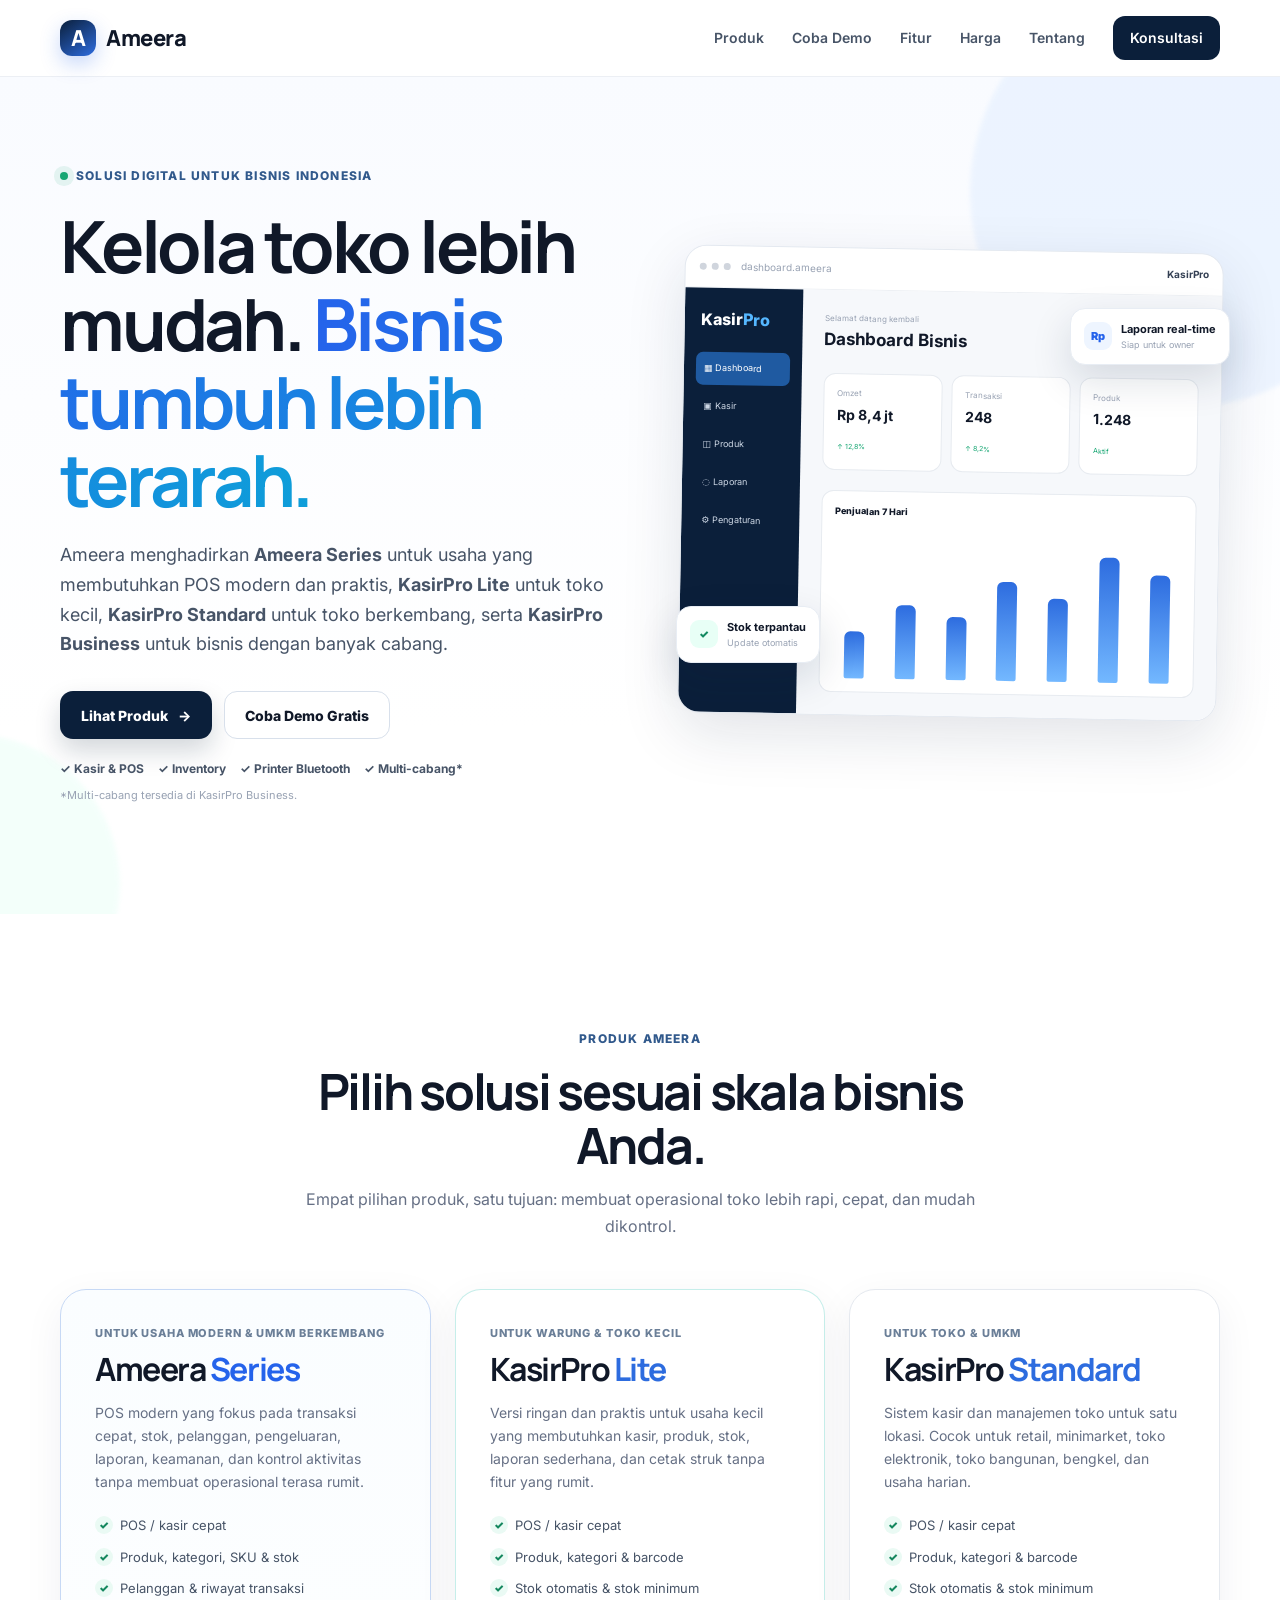
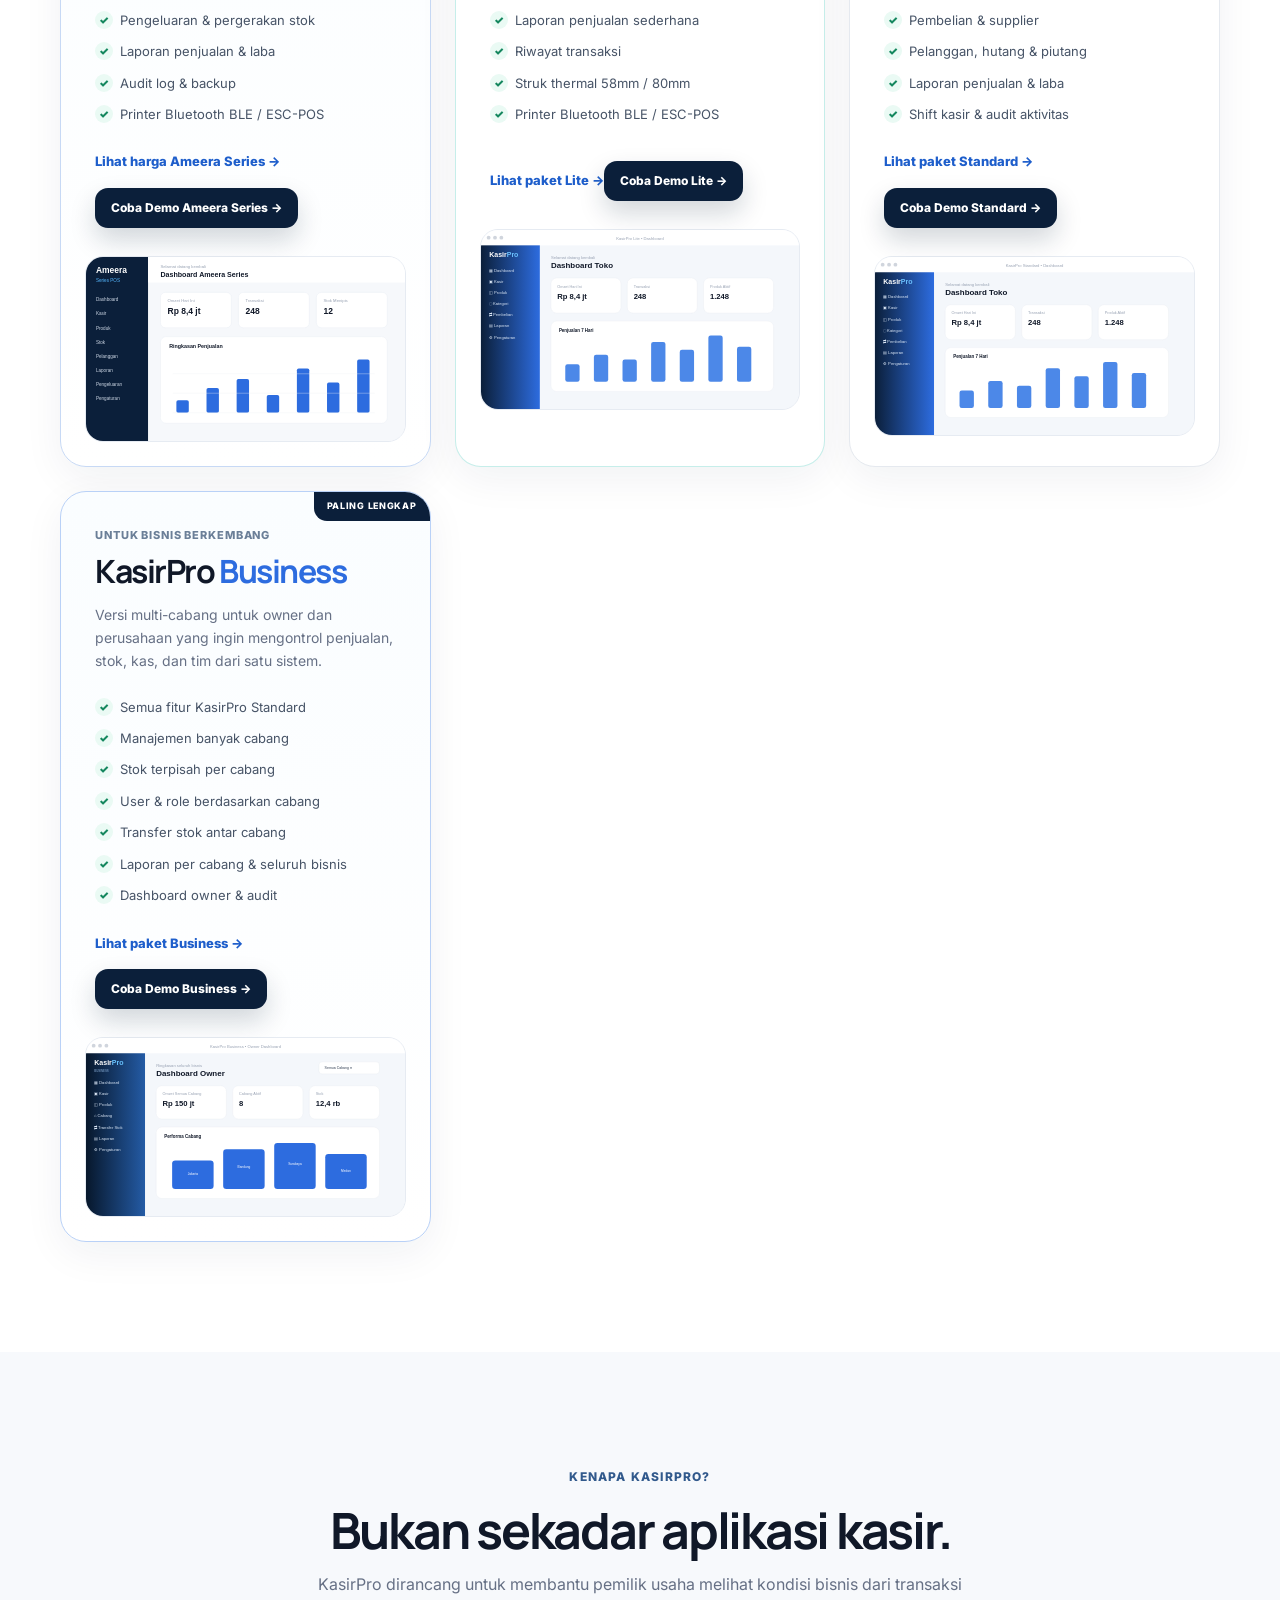
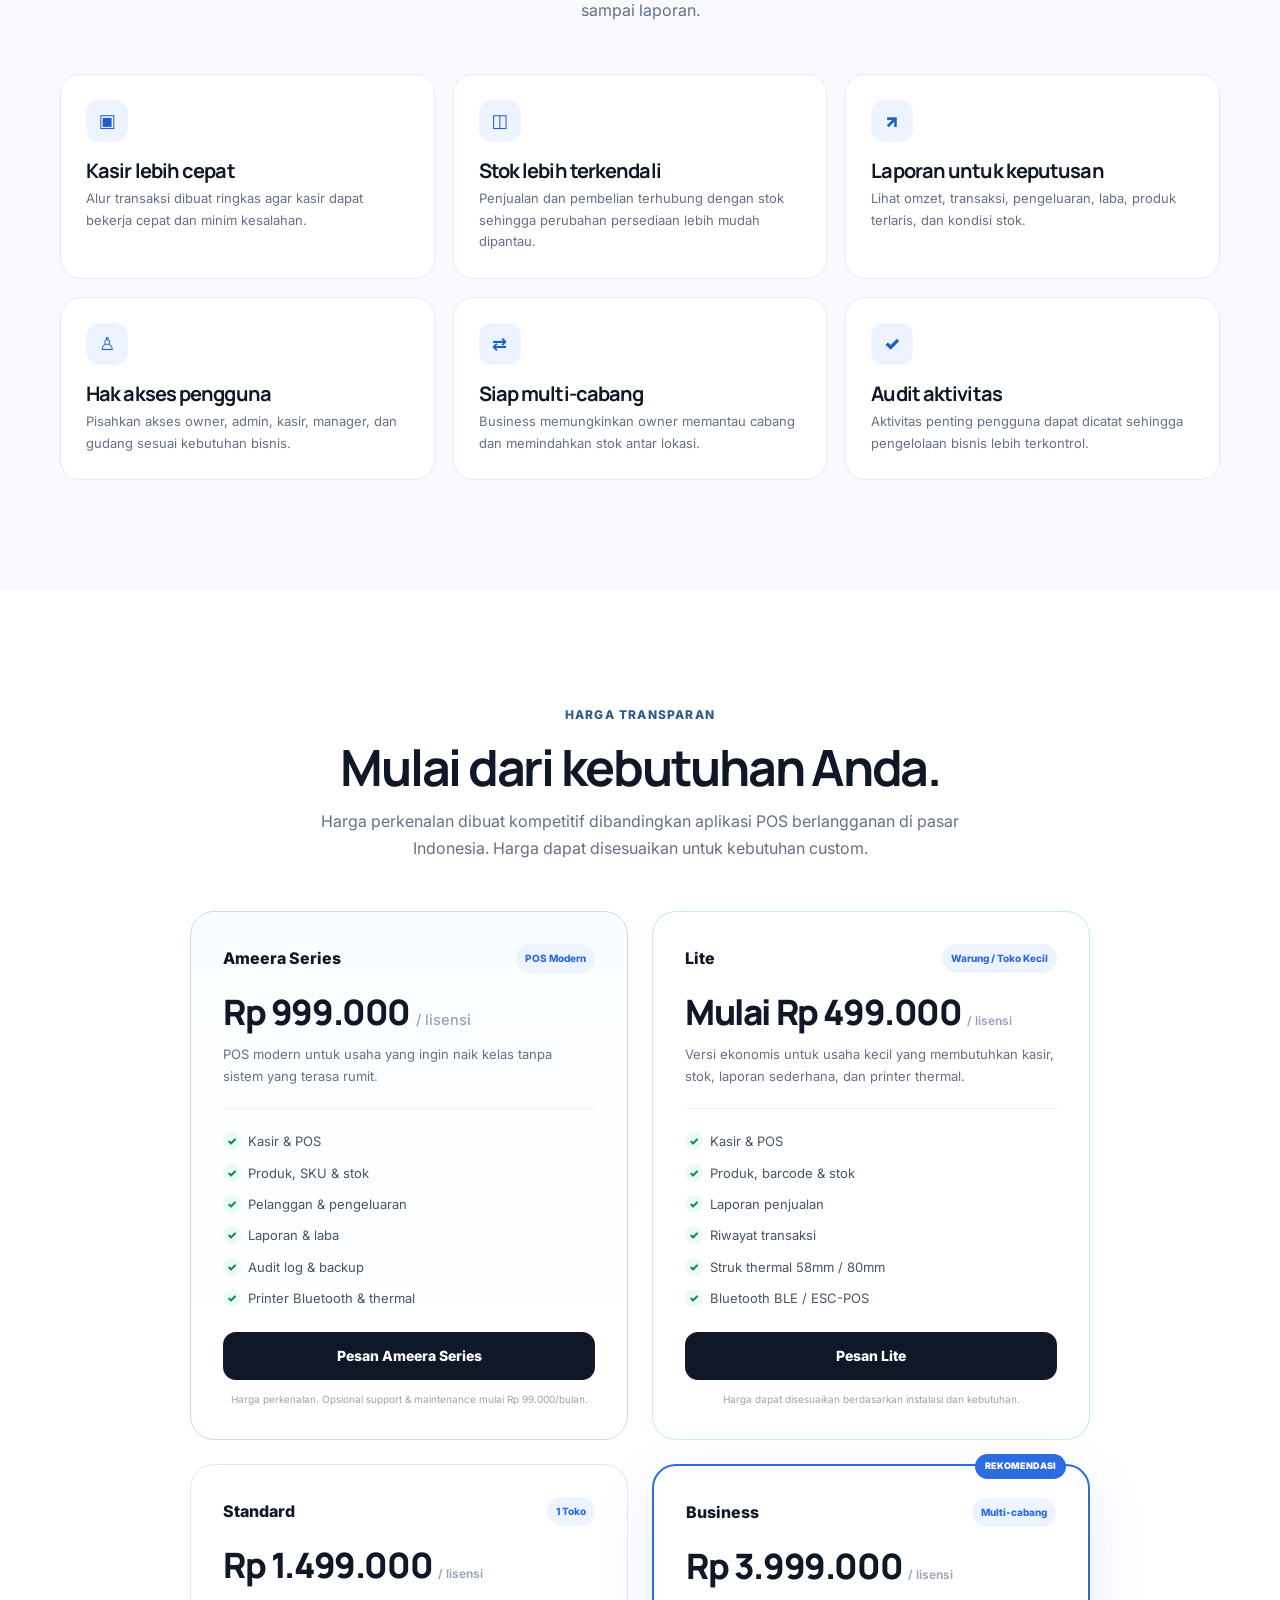
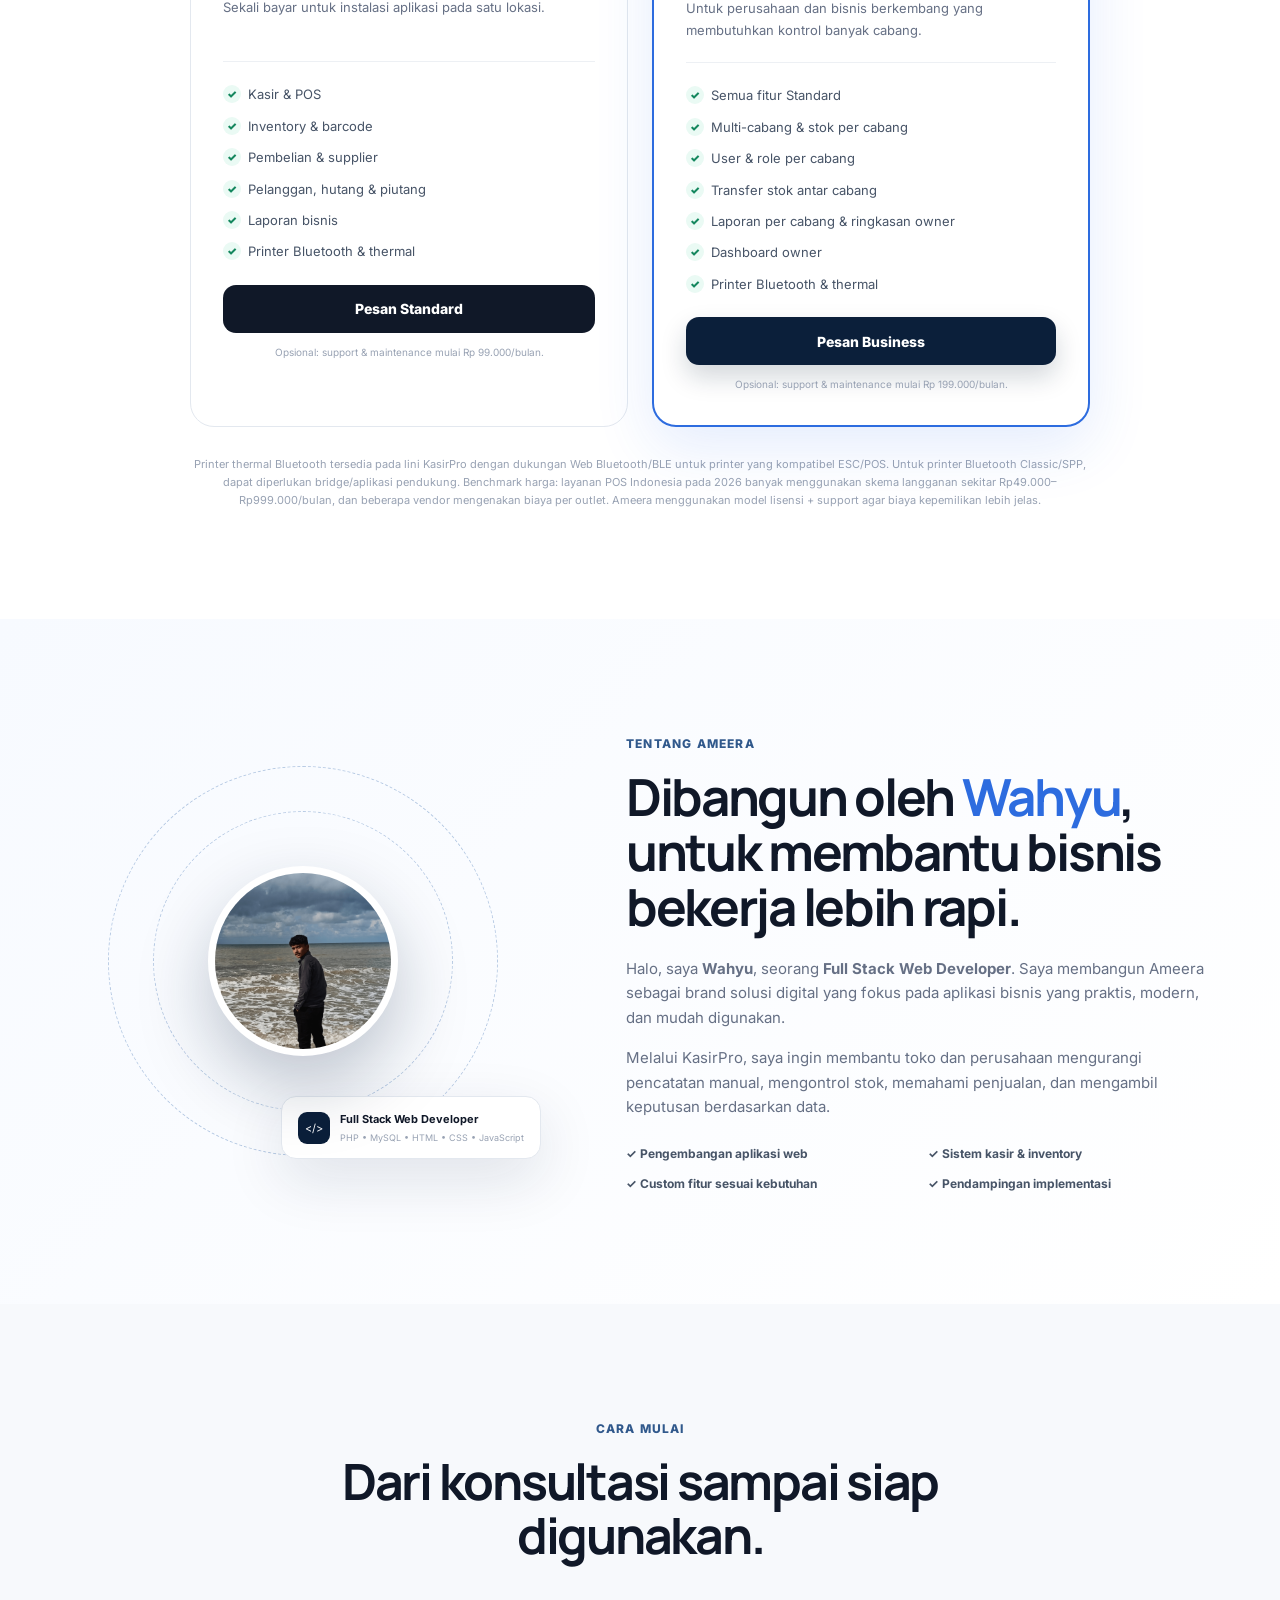
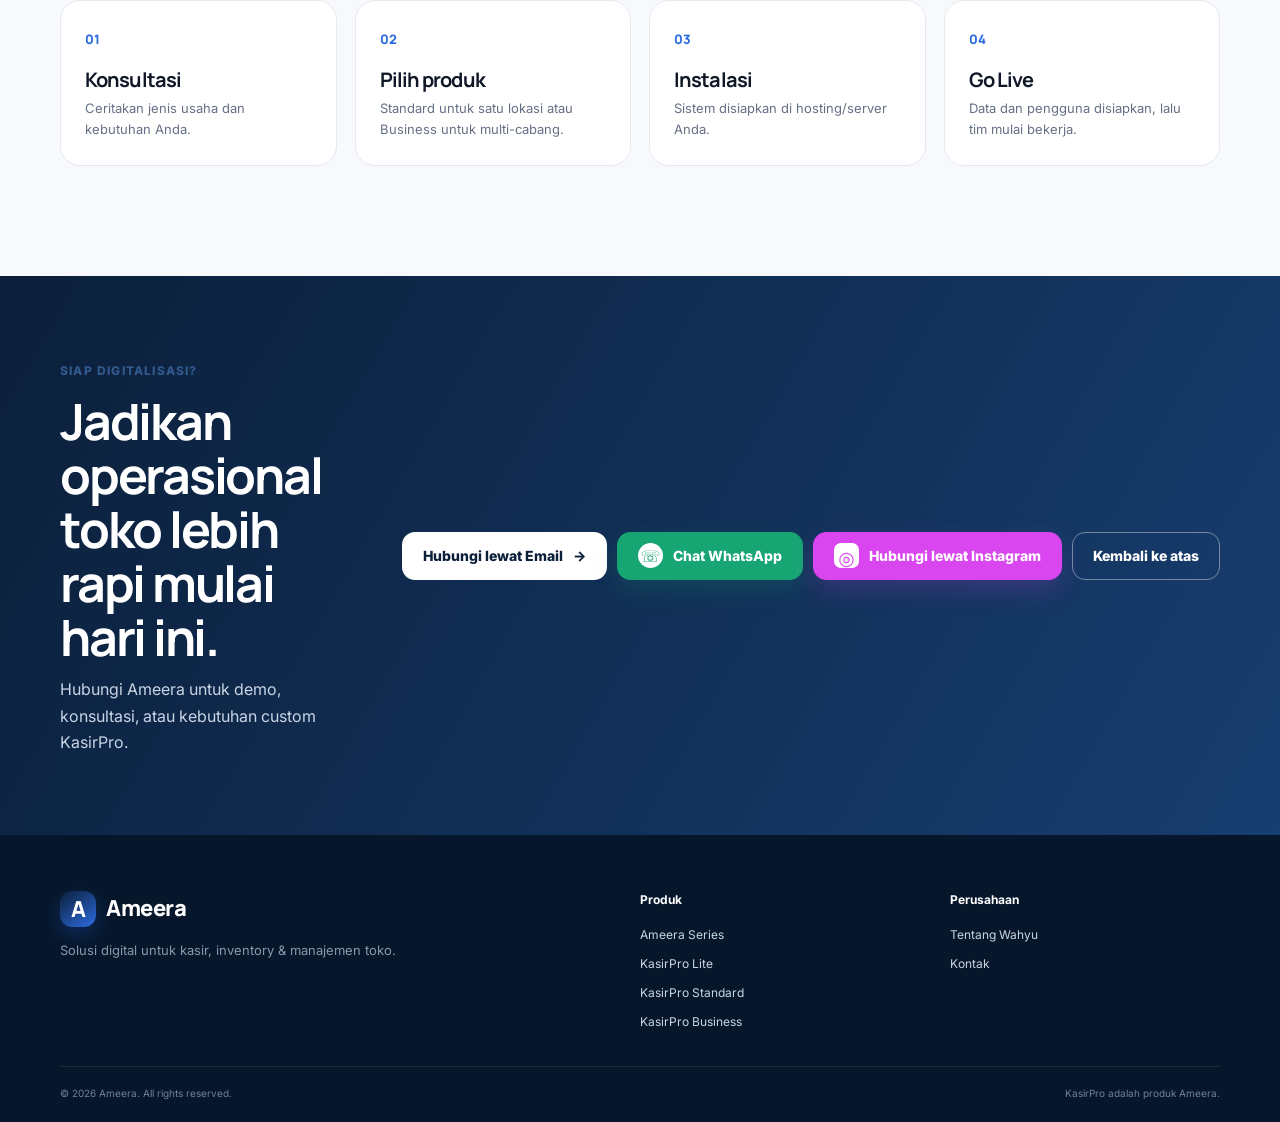
<file: index.html>
<!doctype html>
<html lang="id">
<head>
  <meta charset="utf-8">
  <meta name="viewport" content="width=device-width, initial-scale=1">
  <meta name="description" content="Ameera menyediakan Ameera Series, KasirPro Lite, KasirPro Standard, dan KasirPro Business untuk kasir, inventory, stok, laporan, dan manajemen toko.">
  <title>Ameera — Sistem Kasir, Inventory & Manajemen Toko</title>
  <link rel="preconnect" href="https://fonts.googleapis.com">
  <link rel="preconnect" href="https://fonts.gstatic.com" crossorigin>
  <link href="https://fonts.googleapis.com/css2?family=Inter:wght@400;500;600;700;800&family=Manrope:wght@600;700;800&display=swap" rel="stylesheet">
  <link rel="stylesheet" href="style.css">
</head>
<body>
  <header class="site-header" id="top">
    <div class="container nav-wrap">
      <a class="brand" href="#top" aria-label="Ameera home"><span class="brand-mark">A</span><span>Ameera</span></a>
      <button class="nav-toggle" aria-label="Buka menu" aria-expanded="false"><span></span><span></span><span></span></button>
      <nav class="nav" aria-label="Navigasi utama">
        <a href="#produk">Produk</a>
        <a href="demo.html">Coba Demo</a>
        <a href="#fitur">Fitur</a>
        <a href="#harga">Harga</a>
        <a href="#tentang">Tentang</a>
        <a class="nav-cta" href="#kontak">Konsultasi</a>
      </nav>
    </div>
  </header>

  <main>
    <section class="hero">
      <div class="hero-glow glow-one"></div><div class="hero-glow glow-two"></div>
      <div class="container hero-grid">
        <div class="hero-copy reveal">
          <div class="eyebrow"><span class="dot"></span> Solusi digital untuk bisnis Indonesia</div>
          <h1>Kelola toko lebih mudah. <em>Bisnis tumbuh lebih terarah.</em></h1>
          <p class="hero-lead">Ameera menghadirkan <strong>Ameera Series</strong> untuk usaha yang membutuhkan POS modern dan praktis, <strong>KasirPro Lite</strong> untuk toko kecil, <strong>KasirPro Standard</strong> untuk toko berkembang, serta <strong>KasirPro Business</strong> untuk bisnis dengan banyak cabang.</p>
          <div class="hero-actions">
            <a class="btn btn-primary" href="#produk">Lihat Produk <span>→</span></a>
            <a class="btn btn-ghost" href="demo.html">Coba Demo Gratis</a>
          </div>
          <div class="trust-row"><span>✓ Kasir & POS</span><span>✓ Inventory</span><span>✓ Printer Bluetooth</span><span>✓ Multi-cabang*</span></div>
          <small class="note">*Multi-cabang tersedia di KasirPro Business.</small>
        </div>
        <div class="hero-visual reveal delay-1">
          <div class="browser-card">
            <div class="browser-top"><div class="browser-dots"><i></i><i></i><i></i></div><span>dashboard.ameera</span><b>KasirPro</b></div>
            <div class="mock-dashboard">
              <aside class="mock-side"><div class="mock-logo">Kasir<span>Pro</span></div><div class="mock-nav active">▦ Dashboard</div><div class="mock-nav">▣ Kasir</div><div class="mock-nav">◫ Produk</div><div class="mock-nav">◌ Laporan</div><div class="mock-nav">⚙ Pengaturan</div></aside>
              <div class="mock-main"><div class="mock-head"><div><small>Selamat datang kembali</small><strong>Dashboard Bisnis</strong></div><div class="mock-pill">Hari ini</div></div><div class="mock-stats"><div><small>Omzet</small><strong>Rp 8,4 jt</strong><span>↑ 12,8%</span></div><div><small>Transaksi</small><strong>248</strong><span>↑ 8,2%</span></div><div><small>Produk</small><strong>1.248</strong><span>Aktif</span></div></div><div class="mock-chart"><div class="chart-title">Penjualan 7 Hari</div><div class="bars"><i style="height:32%"></i><i style="height:51%"></i><i style="height:43%"></i><i style="height:68%"></i><i style="height:57%"></i><i style="height:86%"></i><i style="height:74%"></i></div></div></div>
            </div>
          </div>
          <div class="float-card float-card-one"><span class="float-icon">✓</span><div><b>Stok terpantau</b><small>Update otomatis</small></div></div>
          <div class="float-card float-card-two"><span class="float-icon money">Rp</span><div><b>Laporan real-time</b><small>Siap untuk owner</small></div></div>
        </div>
      </div>
    </section>

    <section class="section product-section" id="produk">
      <div class="container">
        <div class="section-heading reveal"><span class="kicker">Produk Ameera</span><h2>Pilih solusi sesuai skala bisnis Anda.</h2><p>Empat pilihan produk, satu tujuan: membuat operasional toko lebih rapi, cepat, dan mudah dikontrol.</p></div>
        <div class="product-grid">
          <article class="product-card ameera-series-card reveal">
            <div class="product-label">Untuk usaha modern & UMKM berkembang</div><h3>Ameera <span>Series</span></h3>
            <p class="product-desc">POS modern yang fokus pada transaksi cepat, stok, pelanggan, pengeluaran, laporan, keamanan, dan kontrol aktivitas tanpa membuat operasional terasa rumit.</p>
            <ul class="check-list"><li>POS / kasir cepat</li><li>Produk, kategori, SKU & stok</li><li>Pelanggan & riwayat transaksi</li><li>Pengeluaran & pergerakan stok</li><li>Laporan penjualan & laba</li><li>Audit log & backup</li><li>Printer Bluetooth BLE / ESC-POS</li></ul>
            <a class="text-link" href="#harga">Lihat harga Ameera Series →</a><a class="btn btn-primary demo-inline" href="demo.html#ameera-series">Coba Demo Ameera Series →</a>
            <div class="product-preview"><img src="ameera-series-preview.svg" alt="Preview antarmuka Ameera Series"></div>
          </article>
          <article class="product-card lite-card reveal">
            <div class="product-label">Untuk warung & toko kecil</div><h3>KasirPro <span>Lite</span></h3>
            <p class="product-desc">Versi ringan dan praktis untuk usaha kecil yang membutuhkan kasir, produk, stok, laporan sederhana, dan cetak struk tanpa fitur yang rumit.</p>
            <ul class="check-list"><li>POS / kasir cepat</li><li>Produk, kategori & barcode</li><li>Stok otomatis & stok minimum</li><li>Laporan penjualan sederhana</li><li>Riwayat transaksi</li><li>Struk thermal 58mm / 80mm</li><li>Printer Bluetooth BLE / ESC-POS</li></ul>
            <a class="text-link" href="#harga">Lihat paket Lite →</a><a class="btn btn-primary demo-inline" href="demo.html#lite">Coba Demo Lite →</a>
            <div class="product-preview"><img src="kasirpro-lite-preview.svg" alt="Preview antarmuka KasirPro Lite"></div>
          </article>
          <article class="product-card reveal">
            <div class="product-label">Untuk toko & UMKM</div><h3>KasirPro <span>Standard</span></h3>
            <p class="product-desc">Sistem kasir dan manajemen toko untuk satu lokasi. Cocok untuk retail, minimarket, toko elektronik, toko bangunan, bengkel, dan usaha harian.</p>
            <ul class="check-list"><li>POS / kasir cepat</li><li>Produk, kategori & barcode</li><li>Stok otomatis & stok minimum</li><li>Pembelian & supplier</li><li>Pelanggan, hutang & piutang</li><li>Laporan penjualan & laba</li><li>Shift kasir & audit aktivitas</li></ul>
            <a class="text-link" href="#harga">Lihat paket Standard →</a><a class="btn btn-primary demo-inline" href="demo.html#standard">Coba Demo Standard →</a>
            <div class="product-preview"><img src="kasirpro-standard-preview.svg" alt="Preview dashboard KasirPro Standard"></div>
          </article>
          <article class="product-card business-card reveal delay-1">
            <div class="popular">PALING LENGKAP</div><div class="product-label">Untuk bisnis berkembang</div><h3>KasirPro <span>Business</span></h3>
            <p class="product-desc">Versi multi-cabang untuk owner dan perusahaan yang ingin mengontrol penjualan, stok, kas, dan tim dari satu sistem.</p>
            <ul class="check-list"><li>Semua fitur KasirPro Standard</li><li>Manajemen banyak cabang</li><li>Stok terpisah per cabang</li><li>User & role berdasarkan cabang</li><li>Transfer stok antar cabang</li><li>Laporan per cabang & seluruh bisnis</li><li>Dashboard owner & audit</li></ul>
            <a class="text-link" href="#harga">Lihat paket Business →</a><a class="btn btn-primary demo-inline" href="demo.html#business">Coba Demo Business →</a>
            <div class="product-preview"><img src="kasirpro-business-preview.svg" alt="Preview dashboard KasirPro Business multi cabang"></div>
          </article>
        </div>
      </div>
    </section>

    <section class="section light-section" id="fitur">
      <div class="container">
        <div class="section-heading reveal"><span class="kicker">Kenapa KasirPro?</span><h2>Bukan sekadar aplikasi kasir.</h2><p>KasirPro dirancang untuk membantu pemilik usaha melihat kondisi bisnis dari transaksi sampai laporan.</p></div>
        <div class="feature-grid">
          <div class="feature reveal"><span class="feature-icon">▣</span><h3>Kasir lebih cepat</h3><p>Alur transaksi dibuat ringkas agar kasir dapat bekerja cepat dan minim kesalahan.</p></div>
          <div class="feature reveal delay-1"><span class="feature-icon">◫</span><h3>Stok lebih terkendali</h3><p>Penjualan dan pembelian terhubung dengan stok sehingga perubahan persediaan lebih mudah dipantau.</p></div>
          <div class="feature reveal delay-2"><span class="feature-icon">↗</span><h3>Laporan untuk keputusan</h3><p>Lihat omzet, transaksi, pengeluaran, laba, produk terlaris, dan kondisi stok.</p></div>
          <div class="feature reveal"><span class="feature-icon">♙</span><h3>Hak akses pengguna</h3><p>Pisahkan akses owner, admin, kasir, manager, dan gudang sesuai kebutuhan bisnis.</p></div>
          <div class="feature reveal delay-1"><span class="feature-icon">⇄</span><h3>Siap multi-cabang</h3><p>Business memungkinkan owner memantau cabang dan memindahkan stok antar lokasi.</p></div>
          <div class="feature reveal delay-2"><span class="feature-icon">✓</span><h3>Audit aktivitas</h3><p>Aktivitas penting pengguna dapat dicatat sehingga pengelolaan bisnis lebih terkontrol.</p></div>
        </div>
      </div>
    </section>

    <section class="section pricing" id="harga">
      <div class="container">
        <div class="section-heading reveal"><span class="kicker">Harga transparan</span><h2>Mulai dari kebutuhan Anda.</h2><p>Harga perkenalan dibuat kompetitif dibandingkan aplikasi POS berlangganan di pasar Indonesia. Harga dapat disesuaikan untuk kebutuhan custom.</p></div>
        <div class="pricing-grid">
          <article class="price-card ameera-series-price reveal">
            <div class="price-top"><span>Ameera Series</span><span class="price-badge">POS Modern</span></div>
            <div class="price">Rp 999.000 <small>/ lisensi</small></div>
            <p class="price-sub">POS modern untuk usaha yang ingin naik kelas tanpa sistem yang terasa rumit.</p>
            <div class="price-line"></div>
            <ul class="check-list"><li>Kasir & POS</li><li>Produk, SKU & stok</li><li>Pelanggan & pengeluaran</li><li>Laporan & laba</li><li>Audit log & backup</li><li>Printer Bluetooth & thermal</li></ul>
            <a class="btn btn-dark full" href="#kontak">Pesan Ameera Series</a>
            <small class="support-note">Harga perkenalan. Opsional support & maintenance mulai Rp 99.000/bulan.</small>
          </article>
          <article class="price-card lite-price reveal"><div class="price-top"><span>Lite</span><span class="price-badge">Warung / Toko Kecil</span></div><div class="price">Mulai Rp 499.000 <small>/ lisensi</small></div><p class="price-sub">Versi ekonomis untuk usaha kecil yang membutuhkan kasir, stok, laporan sederhana, dan printer thermal.</p><div class="price-line"></div><ul class="check-list"><li>Kasir & POS</li><li>Produk, barcode & stok</li><li>Laporan penjualan</li><li>Riwayat transaksi</li><li>Struk thermal 58mm / 80mm</li><li>Bluetooth BLE / ESC-POS</li></ul><a class="btn btn-dark full" href="#kontak">Pesan Lite</a><small class="support-note">Harga dapat disesuaikan berdasarkan instalasi dan kebutuhan.</small></article>
          <article class="price-card reveal"><div class="price-top"><span>Standard</span><span class="price-badge">1 Toko</span></div><div class="price">Rp 1.499.000 <small>/ lisensi</small></div><p class="price-sub">Sekali bayar untuk instalasi aplikasi pada satu lokasi.</p><div class="price-line"></div><ul class="check-list"><li>Kasir & POS</li><li>Inventory & barcode</li><li>Pembelian & supplier</li><li>Pelanggan, hutang & piutang</li><li>Laporan bisnis</li><li>Printer Bluetooth & thermal</li></ul><a class="btn btn-dark full" href="#kontak">Pesan Standard</a><small class="support-note">Opsional: support & maintenance mulai Rp 99.000/bulan.</small></article>
          <article class="price-card featured reveal delay-1"><div class="ribbon">REKOMENDASI</div><div class="price-top"><span>Business</span><span class="price-badge">Multi-cabang</span></div><div class="price">Rp 3.999.000 <small>/ lisensi</small></div><p class="price-sub">Untuk perusahaan dan bisnis berkembang yang membutuhkan kontrol banyak cabang.</p><div class="price-line"></div><ul class="check-list"><li>Semua fitur Standard</li><li>Multi-cabang & stok per cabang</li><li>User & role per cabang</li><li>Transfer stok antar cabang</li><li>Laporan per cabang & ringkasan owner</li><li>Dashboard owner</li><li>Printer Bluetooth & thermal</li></ul><a class="btn btn-primary full" href="#kontak">Pesan Business</a><small class="support-note">Opsional: support & maintenance mulai Rp 199.000/bulan.</small></article>
        </div>
        <p class="pricing-footnote">Printer thermal Bluetooth tersedia pada lini KasirPro dengan dukungan Web Bluetooth/BLE untuk printer yang kompatibel ESC/POS. Untuk printer Bluetooth Classic/SPP, dapat diperlukan bridge/aplikasi pendukung. Benchmark harga: layanan POS Indonesia pada 2026 banyak menggunakan skema langganan sekitar Rp49.000–Rp999.000/bulan, dan beberapa vendor mengenakan biaya per outlet. Ameera menggunakan model lisensi + support agar biaya kepemilikan lebih jelas.</p>
      </div>
    </section>

    <section class="section about" id="tentang">
      <div class="container about-grid">
        <div class="about-visual reveal"><div class="avatar profile-avatar"><img src="profile-wahyu.png" alt="Foto profil Wahyu"></div><div class="about-orbit orbit-one"></div><div class="about-orbit orbit-two"></div><div class="code-card"><span>&lt;/&gt;</span><div><b>Full Stack Web Developer</b><small>PHP • MySQL • HTML • CSS • JavaScript</small></div></div></div>
        <div class="about-copy reveal delay-1"><span class="kicker">Tentang Ameera</span><h2>Dibangun oleh <span>Wahyu</span>, untuk membantu bisnis bekerja lebih rapi.</h2><p>Halo, saya <strong>Wahyu</strong>, seorang <strong>Full Stack Web Developer</strong>. Saya membangun Ameera sebagai brand solusi digital yang fokus pada aplikasi bisnis yang praktis, modern, dan mudah digunakan.</p><p>Melalui KasirPro, saya ingin membantu toko dan perusahaan mengurangi pencatatan manual, mengontrol stok, memahami penjualan, dan mengambil keputusan berdasarkan data.</p><div class="about-points"><span>✓ Pengembangan aplikasi web</span><span>✓ Sistem kasir & inventory</span><span>✓ Custom fitur sesuai kebutuhan</span><span>✓ Pendampingan implementasi</span></div></div>
      </div>
    </section>

    <section class="section process light-section">
      <div class="container"><div class="section-heading reveal"><span class="kicker">Cara mulai</span><h2>Dari konsultasi sampai siap digunakan.</h2></div><div class="steps"><div class="step reveal"><b>01</b><h3>Konsultasi</h3><p>Ceritakan jenis usaha dan kebutuhan Anda.</p></div><div class="step reveal delay-1"><b>02</b><h3>Pilih produk</h3><p>Standard untuk satu lokasi atau Business untuk multi-cabang.</p></div><div class="step reveal delay-2"><b>03</b><h3>Instalasi</h3><p>Sistem disiapkan di hosting/server Anda.</p></div><div class="step reveal delay-3"><b>04</b><h3>Go Live</h3><p>Data dan pengguna disiapkan, lalu tim mulai bekerja.</p></div></div></div>
    </section>

    <section class="cta-section" id="kontak"><div class="container cta-inner reveal"><div><span class="kicker">Siap digitalisasi?</span><h2>Jadikan operasional toko lebih rapi mulai hari ini.</h2><p>Hubungi Ameera untuk demo, konsultasi, atau kebutuhan custom KasirPro.</p></div><div class="cta-actions"><a class="btn btn-white" href="https://mail.google.com/mail/?view=cm&fs=1&to=wahyuya2002%40gmail.com" target="_blank" rel="noopener noreferrer">Hubungi lewat Email <span>→</span></a><a class="btn btn-whatsapp" id="whatsappChat" href="https://wa.me/6285334566372?text=Halo%20Wahyu%2C%20saya%20tertarik%20dengan%20Ameera%2FKasirPro.%20Saya%20ingin%20konsultasi." target="_blank" rel="noopener noreferrer" aria-label="Chat WhatsApp"><span class="wa-icon">☏</span> Chat WhatsApp</a><a class="btn btn-instagram" id="instagramChat" href="https://www.instagram.com/whyuuuya/" target="_blank" rel="noopener noreferrer" aria-label="Hubungi lewat Instagram"><span class="ig-icon">◎</span> Hubungi lewat Instagram</a><a class="btn btn-outline-white" href="#top">Kembali ke atas</a></div></div></section>

  </main>

  <footer class="footer"><div class="container footer-grid"><div><a class="brand footer-brand" href="#top"><span class="brand-mark">A</span><span>Ameera</span></a><p>Solusi digital untuk kasir, inventory & manajemen toko.</p></div><div><b>Produk</b><a href="#produk">Ameera Series</a><a href="#produk">KasirPro Lite</a><a href="#produk">KasirPro Standard</a><a href="#produk">KasirPro Business</a></div><div><b>Perusahaan</b><a href="#tentang">Tentang Wahyu</a><a href="#kontak">Kontak</a></div></div><div class="container footer-bottom"><span>© <span id="year"></span> Ameera. All rights reserved.</span><span>KasirPro adalah produk Ameera.</span></div></footer>
  <script src="script.js"></script>
</body>
</html>
</file>
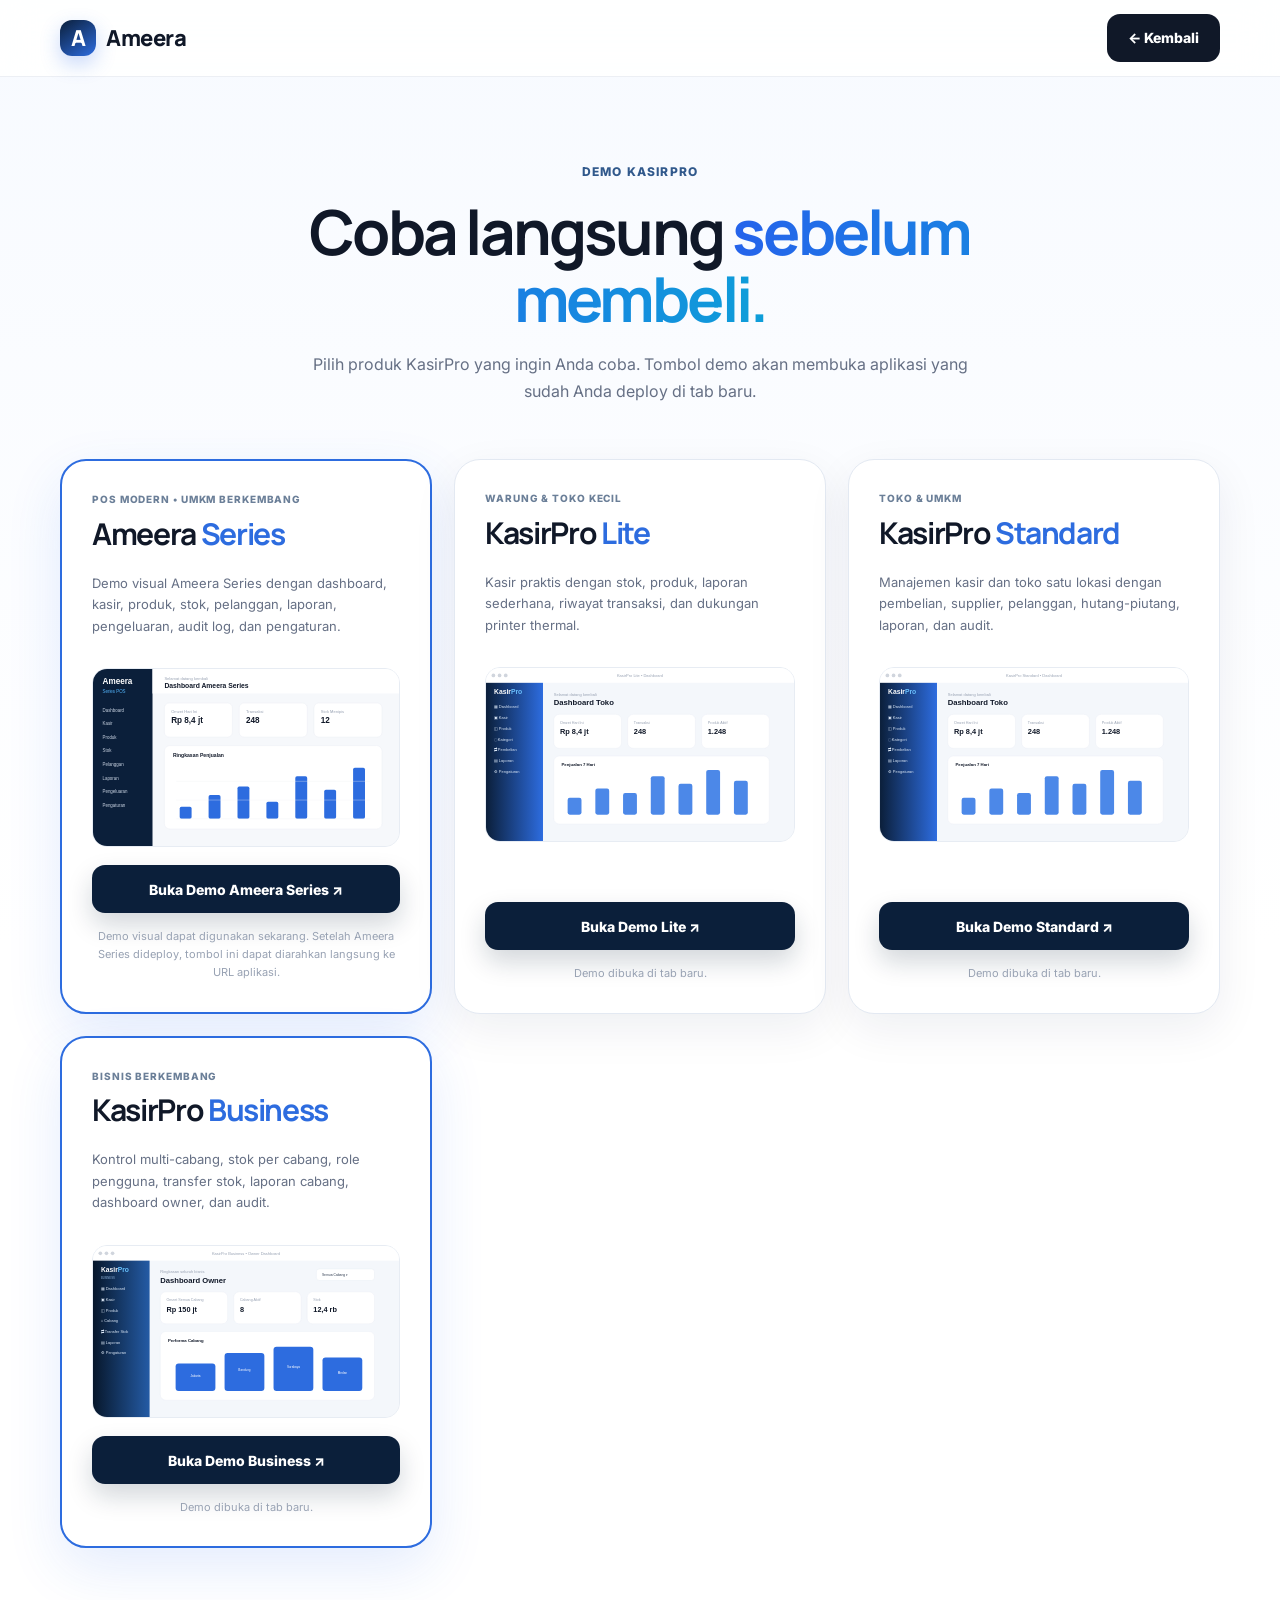
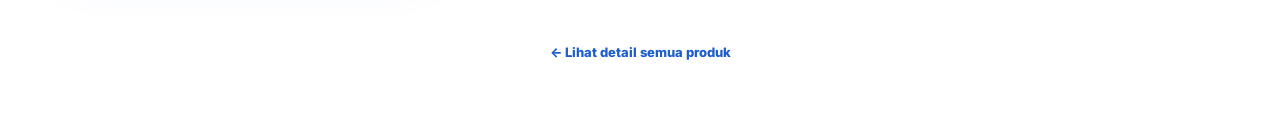
<file: demo.html>
<!doctype html>
<html lang="id">
<head>
  <meta charset="utf-8">
  <meta name="viewport" content="width=device-width, initial-scale=1">
  <meta name="description" content="Coba demo KasirPro Lite, Standard, dan Business dari Ameera.">
  <title>Coba Demo — Ameera KasirPro</title>
  <link rel="preconnect" href="https://fonts.googleapis.com">
  <link rel="preconnect" href="https://fonts.gstatic.com" crossorigin>
  <link href="https://fonts.googleapis.com/css2?family=Inter:wght@400;500;600;700;800&family=Manrope:wght@600;700;800&display=swap" rel="stylesheet">
  <link rel="stylesheet" href="style.css">
</head>
<body class="demo-page">
  <header class="site-header">
    <div class="container nav-wrap">
      <a class="brand" href="index.html" aria-label="Ameera home"><span class="brand-mark">A</span><span>Ameera</span></a>
      <a class="btn btn-dark" href="index.html">← Kembali</a>
    </div>
  </header>

  <main>
    <section class="demo-hero">
      <div class="container">
        <span class="kicker">Demo KasirPro</span>
        <h1>Coba langsung <em>sebelum membeli.</em></h1>
        <p>Pilih produk KasirPro yang ingin Anda coba. Tombol demo akan membuka aplikasi yang sudah Anda deploy di tab baru.</p>
      </div>
    </section>

    <section>
      <div class="container demo-grid">
        <article class="demo-card featured" id="ameera-series">
          <span class="demo-tag">POS Modern • UMKM Berkembang</span>
          <h2>Ameera <span>Series</span></h2>
          <p>Demo visual Ameera Series dengan dashboard, kasir, produk, stok, pelanggan, laporan, pengeluaran, audit log, dan pengaturan.</p>
          <div class="demo-preview"><img src="ameera-series-preview.svg" alt="Preview Ameera Series"></div>
          <div class="demo-actions">
            <a class="btn btn-primary" data-demo="series" target="_blank" rel="noopener noreferrer">Buka Demo Ameera Series ↗</a>
          </div>
          <div class="demo-note">Demo visual dapat digunakan sekarang. Setelah Ameera Series dideploy, tombol ini dapat diarahkan langsung ke URL aplikasi.</div>
        </article>

        <article class="demo-card" id="lite">
          <span class="demo-tag">Warung & toko kecil</span>
          <h2>KasirPro <span>Lite</span></h2>
          <p>Kasir praktis dengan stok, produk, laporan sederhana, riwayat transaksi, dan dukungan printer thermal.</p>
          <div class="demo-preview"><img src="kasirpro-lite-preview.svg" alt="Preview KasirPro Lite"></div>
          <div class="demo-actions">
            <a class="btn btn-primary" data-demo="lite" target="_blank" rel="noopener noreferrer">Buka Demo Lite ↗</a>
          </div>
          <div class="demo-note">Demo dibuka di tab baru.</div>
        </article>

        <article class="demo-card" id="standard">
          <span class="demo-tag">Toko & UMKM</span>
          <h2>KasirPro <span>Standard</span></h2>
          <p>Manajemen kasir dan toko satu lokasi dengan pembelian, supplier, pelanggan, hutang-piutang, laporan, dan audit.</p>
          <div class="demo-preview"><img src="kasirpro-standard-preview.svg" alt="Preview KasirPro Standard"></div>
          <div class="demo-actions">
            <a class="btn btn-primary" data-demo="standard" target="_blank" rel="noopener noreferrer">Buka Demo Standard ↗</a>
          </div>
          <div class="demo-note">Demo dibuka di tab baru.</div>
        </article>

        <article class="demo-card featured" id="business">
          <span class="demo-tag">Bisnis berkembang</span>
          <h2>KasirPro <span>Business</span></h2>
          <p>Kontrol multi-cabang, stok per cabang, role pengguna, transfer stok, laporan cabang, dashboard owner, dan audit.</p>
          <div class="demo-preview"><img src="kasirpro-business-preview.svg" alt="Preview KasirPro Business"></div>
          <div class="demo-actions">
            <a class="btn btn-primary" data-demo="business" target="_blank" rel="noopener noreferrer">Buka Demo Business ↗</a>
          </div>
          <div class="demo-note">Demo dibuka di tab baru.</div>
        </article>
      </div>
      <div class="container demo-back"><a href="index.html#produk">← Lihat detail semua produk</a></div>
    </section>
  </main>

  <script src="demo.js"></script>
</body>
</html>
</file>
<file: style.css>
:root{--navy:#0b1f3a;--navy2:#102b4f;--ink:#101828;--muted:#667085;--line:#e6eaf0;--soft:#f5f8fc;--white:#fff;--blue:#2563eb;--cyan:#16a3ff;--green:#17a673;--shadow:0 20px 60px rgba(15,35,65,.12);--radius:24px}*{box-sizing:border-box}html{scroll-behavior:smooth}body{margin:0;font-family:Inter,system-ui,-apple-system,BlinkMacSystemFont,"Segoe UI",sans-serif;color:var(--ink);background:#fff;line-height:1.65}a{color:inherit;text-decoration:none}button{font:inherit}.container{width:min(1160px,calc(100% - 40px));margin:auto}.site-header{position:sticky;top:0;z-index:50;background:rgba(255,255,255,.88);backdrop-filter:blur(18px);border-bottom:1px solid rgba(230,234,240,.75)}.nav-wrap{height:76px;display:flex;align-items:center;justify-content:space-between}.brand{display:inline-flex;align-items:center;gap:10px;font-family:Manrope,sans-serif;font-weight:800;font-size:22px;letter-spacing:-.5px}.brand-mark{display:grid;place-items:center;width:36px;height:36px;border-radius:12px;background:linear-gradient(145deg,var(--navy),#2d6cdf);color:#fff;box-shadow:0 8px 20px rgba(37,99,235,.25)}.nav{display:flex;align-items:center;gap:28px;font-size:14px;font-weight:600;color:#475467}.nav a:hover{color:var(--navy)}.nav-cta{padding:10px 17px;border-radius:12px;background:var(--navy);color:#fff!important}.nav-toggle{display:none;background:none;border:0}.hero{position:relative;overflow:hidden;background:linear-gradient(180deg,#f9fbff 0%,#fff 78%);padding:84px 0 110px}.hero-grid{display:grid;grid-template-columns:1.02fr .98fr;gap:60px;align-items:center;position:relative;z-index:2}.eyebrow,.kicker{display:inline-flex;align-items:center;gap:8px;color:#31598c;font-weight:800;font-size:12px;letter-spacing:.1em;text-transform:uppercase}.dot{width:8px;height:8px;border-radius:50%;background:var(--green);box-shadow:0 0 0 6px rgba(23,166,115,.1)}h1,h2,h3{font-family:Manrope,Inter,sans-serif;letter-spacing:-.045em;line-height:1.08;margin:0}h1{font-size:clamp(44px,6vw,72px);margin:20px 0 22px;max-width:720px}h1 em{font-style:normal;background:linear-gradient(90deg,var(--blue),#0e9ed9);-webkit-background-clip:text;background-clip:text;color:transparent}.hero-lead{font-size:18px;color:#475467;max-width:650px;margin:0}.hero-actions{display:flex;gap:12px;margin:32px 0 20px}.btn{display:inline-flex;align-items:center;justify-content:center;gap:10px;min-height:48px;padding:0 20px;border-radius:13px;font-weight:800;font-size:14px;border:1px solid transparent;transition:.25s ease}.btn:hover{transform:translateY(-2px)}.btn-primary{background:var(--navy);color:#fff;box-shadow:0 12px 26px rgba(11,31,58,.18)}.btn-ghost{border-color:#d8e0eb;background:#fff}.btn-dark{background:#101828;color:#fff}.btn-white{background:#fff;color:var(--navy)}.btn-outline-white{border-color:rgba(255,255,255,.4);color:#fff}.full{width:100%}.trust-row{display:flex;flex-wrap:wrap;gap:14px;color:#475467;font-size:12px;font-weight:700}.note{display:block;color:#98a2b3;margin-top:7px;font-size:11px}.hero-visual{position:relative;min-height:500px;display:grid;place-items:center}.browser-card{width:100%;max-width:560px;background:#fff;border:1px solid #e4e9f0;border-radius:22px;overflow:hidden;box-shadow:var(--shadow);transform:rotate(1deg)}.browser-top{height:42px;border-bottom:1px solid #edf0f4;display:flex;align-items:center;gap:10px;padding:0 14px;font-size:10px;color:#98a2b3}.browser-top b{margin-left:auto;color:#344054}.browser-dots{display:flex;gap:5px}.browser-dots i{width:7px;height:7px;border-radius:50%;background:#d0d5dd}.mock-dashboard{display:grid;grid-template-columns:118px 1fr;min-height:390px;background:#f6f8fb}.mock-side{background:#0b1f3a;color:#cdd7e5;padding:18px 12px}.mock-logo{color:#fff;font-weight:800;margin:0 4px 20px}.mock-logo span{color:#55b7ff}.mock-nav{font-size:9px;padding:9px 8px;border-radius:7px;margin:5px 0}.mock-nav.active{background:#1f5aa1;color:#fff}.mock-main{padding:22px}.mock-head{display:flex;justify-content:space-between;align-items:center}.mock-head small{display:block;font-size:8px;color:#98a2b3}.mock-head strong{font-size:17px;display:block}.mock-pill{font-size:8px;padding:7px 9px;background:#fff;border:1px solid #e4e7ec;border-radius:7px}.mock-stats{display:grid;grid-template-columns:repeat(3,1fr);gap:9px;margin:20px 0}.mock-stats>div,.mock-chart{background:#fff;border:1px solid #e7ebf0;border-radius:12px;padding:13px}.mock-stats small{display:block;color:#98a2b3;font-size:8px}.mock-stats strong{font-size:14px;display:block;margin:3px 0}.mock-stats span{font-size:7px;color:#17a673}.chart-title{font-size:9px;font-weight:800;margin-bottom:14px}.bars{height:145px;display:flex;align-items:end;justify-content:space-around;gap:8px}.bars i{display:block;width:20px;background:linear-gradient(#2d6cdf,#73b8ff);border-radius:6px 6px 2px 2px}.float-card{position:absolute;background:#fff;border:1px solid #e8edf4;border-radius:15px;padding:11px 13px;display:flex;align-items:center;gap:9px;box-shadow:0 15px 40px rgba(15,35,65,.14);font-size:11px}.float-card small{display:block;color:#98a2b3;font-size:9px}.float-card-one{left:-5px;bottom:70px}.float-card-two{right:-10px;top:75px}.float-icon{display:grid;place-items:center;width:28px;height:28px;border-radius:9px;background:#e8fff6;color:#138a61;font-weight:900}.money{background:#eef5ff;color:#2563eb}.hero-glow{position:absolute;border-radius:50%;filter:blur(2px);opacity:.7}.glow-one{width:430px;height:430px;background:#e7f1ff;right:-120px;top:-100px}.glow-two{width:300px;height:300px;background:#effff9;left:-180px;bottom:-120px}.section{padding:110px 0}.section-heading{max-width:700px;margin:0 auto 50px;text-align:center}.section-heading h2{font-size:clamp(34px,4vw,50px);margin:14px 0}.section-heading p{color:var(--muted);margin:0;font-size:16px}.product-grid{display:grid;grid-template-columns:1fr 1fr;gap:24px}.product-card{position:relative;border:1px solid #e5e9ef;border-radius:26px;padding:34px;background:#fff;box-shadow:0 12px 40px rgba(15,35,65,.06);overflow:hidden}.business-card{border-color:#b9d1f7;background:linear-gradient(180deg,#fafdff,#fff)}.popular{position:absolute;top:0;right:0;background:var(--navy);color:#fff;padding:7px 13px;border-radius:0 0 0 13px;font-size:9px;font-weight:800;letter-spacing:.08em}.product-label{font-size:11px;text-transform:uppercase;letter-spacing:.08em;color:#6b7f98;font-weight:800}.product-card h3{font-size:32px;margin:10px 0}.product-card h3 span{color:#2d6cdf}.product-desc{color:#667085;font-size:14px;min-height:72px}.check-list{list-style:none;padding:0;margin:22px 0}.check-list li{position:relative;padding-left:25px;margin:10px 0;font-size:13px;color:#475467}.check-list li:before{content:'✓';position:absolute;left:0;top:1px;width:18px;height:18px;border-radius:50%;background:#eafaf4;color:#14875e;display:grid;place-items:center;font-size:11px;font-weight:900}.text-link{font-size:13px;font-weight:800;color:#1e5ecb}.product-preview{margin:28px -10px -10px;border-radius:18px;overflow:hidden;border:1px solid #e6ebf2;background:#f7f9fc}.product-preview img{width:100%;display:block}.light-section{background:#f7f9fc}.feature-grid{display:grid;grid-template-columns:repeat(3,1fr);gap:18px}.feature{background:#fff;border:1px solid #e6eaf0;border-radius:20px;padding:25px}.feature-icon{width:42px;height:42px;display:grid;place-items:center;border-radius:13px;background:#edf4ff;color:#1e5ecb;font-weight:900;font-size:18px}.feature h3{font-size:20px;margin:18px 0 7px}.feature p{color:#667085;font-size:13px;margin:0}.pricing{background:#fff}.pricing-grid{display:grid;grid-template-columns:1fr 1fr;gap:24px;max-width:900px;margin:auto}.price-card{position:relative;border:1px solid #e3e8ef;border-radius:24px;padding:32px;background:#fff}.price-card.featured{border:2px solid #2d6cdf;box-shadow:0 20px 60px rgba(37,99,235,.12)}.ribbon{position:absolute;right:22px;top:-12px;background:#2d6cdf;color:#fff;padding:5px 10px;border-radius:999px;font-size:9px;font-weight:900}.price-top{display:flex;justify-content:space-between;align-items:center;font-weight:800}.price-badge{font-size:10px;padding:6px 9px;border-radius:999px;background:#eef4ff;color:#2d6cdf}.price{font:800 35px/1.1 Manrope,sans-serif;margin:20px 0 8px;letter-spacing:-.04em}.price small{font:600 12px Inter,sans-serif;color:#98a2b3;letter-spacing:0}.price-sub{font-size:13px;color:#667085;min-height:44px}.price-line{height:1px;background:#edf0f4;margin:20px 0}.support-note{display:block;text-align:center;color:#98a2b3;font-size:10px;margin-top:11px}.pricing-footnote{max-width:900px;margin:28px auto 0;color:#98a2b3;font-size:11px;text-align:center}.about{background:linear-gradient(135deg,#f7faff,#fff)}.about-grid{display:grid;grid-template-columns:.9fr 1.1fr;gap:80px;align-items:center}.about-visual{height:420px;position:relative;display:grid;place-items:center}.avatar{width:190px;height:190px;border-radius:50%;display:grid;place-items:center;background:linear-gradient(145deg,#0b1f3a,#2d6cdf);color:#fff;font:800 88px Manrope,sans-serif;box-shadow:0 30px 70px rgba(11,31,58,.25);position:relative;z-index:2}.about-orbit{position:absolute;border:1px dashed #b8cbe4;border-radius:50%}.orbit-one{width:300px;height:300px}.orbit-two{width:390px;height:390px}.code-card{position:absolute;bottom:12px;right:5px;background:#fff;border:1px solid #e3e8ef;border-radius:15px;padding:13px 16px;display:flex;gap:10px;align-items:center;box-shadow:var(--shadow);font-size:11px}.code-card>span{width:32px;height:32px;display:grid;place-items:center;border-radius:9px;background:#0b1f3a;color:#fff}.code-card small{display:block;color:#98a2b3;font-size:9px;margin-top:2px}.about-copy h2{font-size:clamp(34px,4vw,52px);margin:13px 0 22px}.about-copy h2 span{color:#2d6cdf}.about-copy p{color:#667085;font-size:15px}.about-points{display:grid;grid-template-columns:1fr 1fr;gap:10px;margin-top:24px}.about-points span{font-size:12px;font-weight:700;color:#475467}.process .section-heading{margin-bottom:38px}.steps{display:grid;grid-template-columns:repeat(4,1fr);gap:18px}.step{background:#fff;border:1px solid #e6eaf0;border-radius:20px;padding:24px}.step>b{font:800 13px Manrope;color:#2d6cdf}.step h3{font-size:20px;margin:18px 0 7px}.step p{margin:0;color:#667085;font-size:13px}.cta-section{padding:80px 0;background:linear-gradient(120deg,#0b1f3a,#173e70);color:#fff}.cta-inner{display:flex;justify-content:space-between;align-items:center;gap:40px}.cta-inner h2{font-size:clamp(34px,4vw,50px);max-width:700px;margin:12px 0}.cta-inner p{color:#c9d5e5;margin:0}.cta-actions{display:flex;gap:10px;flex-shrink:0}.footer{background:#07172b;color:#cbd5e1;padding:55px 0 20px}.footer-grid{display:grid;grid-template-columns:2fr 1fr 1fr;gap:40px}.footer-brand{color:#fff}.footer p{max-width:360px;color:#8999ad;font-size:13px}.footer-grid>div:not(:first-child){display:flex;flex-direction:column;gap:9px;font-size:12px}.footer-grid b{color:#fff;margin-bottom:6px}.footer-grid a:hover{color:#fff}.footer-bottom{border-top:1px solid rgba(255,255,255,.08);margin-top:35px;padding-top:18px;display:flex;justify-content:space-between;color:#718198;font-size:10px}.reveal{opacity:0;transform:translateY(22px);transition:.7s ease}.reveal.show{opacity:1;transform:none}.delay-1{transition-delay:.08s}.delay-2{transition-delay:.16s}.delay-3{transition-delay:.24s}@media(max-width:900px){.nav{position:absolute;left:20px;right:20px;top:70px;background:#fff;border:1px solid #e6eaf0;border-radius:16px;padding:12px;display:none;flex-direction:column;align-items:stretch;box-shadow:var(--shadow)}.nav.open{display:flex}.nav a{padding:11px 12px}.nav-toggle{display:flex;flex-direction:column;gap:4px}.nav-toggle span{display:block;width:22px;height:2px;background:#0b1f3a;border-radius:3px}.hero-grid,.about-grid{grid-template-columns:1fr}.hero{padding-top:55px}.hero-visual{min-height:430px}.feature-grid{grid-template-columns:1fr 1fr}.steps{grid-template-columns:1fr 1fr}.about-visual{height:350px}.cta-inner{flex-direction:column;align-items:flex-start}.cta-actions{width:100%}.cta-actions .btn{flex:1}}@media(max-width:650px){.container{width:min(100% - 28px,1160px)}.nav-wrap{height:68px}.hero{padding:48px 0 75px}.hero-grid{gap:35px}.hero h1{font-size:43px}.hero-lead{font-size:16px}.hero-actions{flex-direction:column}.hero-actions .btn{width:100%}.trust-row{gap:8px}.hero-visual{min-height:315px}.browser-card{transform:none}.mock-dashboard{grid-template-columns:82px 1fr;min-height:275px}.mock-side{padding:12px 8px}.mock-logo{font-size:10px;margin-bottom:14px}.mock-nav{font-size:7px;padding:7px 5px}.mock-main{padding:12px}.mock-head strong{font-size:12px}.mock-stats{gap:5px;margin:12px 0}.mock-stats>div{padding:8px}.mock-stats strong{font-size:10px}.mock-chart{padding:8px}.bars{height:95px}.bars i{width:12px}.float-card{display:none}.section{padding:75px 0}.section-heading{margin-bottom:34px}.section-heading h2{font-size:34px}.product-grid,.pricing-grid,.feature-grid,.steps{grid-template-columns:1fr}.product-card{padding:25px}.product-card h3{font-size:29px}.product-desc{min-height:auto}.price-card{padding:25px}.price{font-size:31px}.about-visual{height:310px}.avatar{width:145px;height:145px;font-size:66px}.orbit-one{width:235px;height:235px}.orbit-two{width:300px;height:300px}.code-card{right:0;bottom:0}.about-points{grid-template-columns:1fr}.cta-actions{flex-direction:column}.footer-grid{grid-template-columns:1fr 1fr}.footer-grid>div:first-child{grid-column:1/-1}.footer-bottom{flex-direction:column;gap:7px}}
/* Three-product layout */
.product-grid { grid-template-columns: repeat(3, minmax(0, 1fr)); }
.lite-card { border-color: rgba(20, 184, 166, .24); }
.lite-price { border-color: rgba(20, 184, 166, .24); }
@media (max-width: 1050px) { .product-grid { grid-template-columns: 1fr 1fr; } }
@media (max-width: 720px) { .product-grid { grid-template-columns: 1fr; } }
.profile-avatar{overflow:hidden;background:#fff;border:7px solid #fff;box-shadow:0 30px 70px rgba(11,31,58,.25)}
.profile-avatar img{width:100%;height:100%;display:block;object-fit:cover;object-position:center 38%;}
.wa-icon{width:28px;height:28px;border-radius:50%;display:grid;place-items:center;background:#fff;color:#17a673;font-size:18px;font-weight:900;}
@media(max-width:650px){.wa-icon{width:26px;height:26px;font-size:17px}}

/* WhatsApp button placed beside Email in contact section */
.btn-whatsapp{background:#17a673;color:#fff;border-color:#17a673;box-shadow:0 10px 24px rgba(23,166,115,.18)}
.btn-whatsapp:hover{background:#138a61;border-color:#138a61}
.btn-whatsapp .wa-icon{width:25px;height:25px;border-radius:50%;display:grid;place-items:center;background:#fff;color:#17a673;font-size:16px;font-weight:900}
@media(max-width:650px){.cta-actions .btn{width:100%}.btn-whatsapp .wa-icon{width:24px;height:24px}}

/* Instagram contact button */
.btn-instagram{background:#d946ef;color:#fff;border-color:#d946ef;box-shadow:0 10px 24px rgba(217,70,239,.18)}
.btn-instagram:hover{background:#c026d3;border-color:#c026d3}
.btn-instagram .ig-icon{width:25px;height:25px;border-radius:7px;display:grid;place-items:center;background:#fff;color:#d946ef;font-size:19px;font-weight:900}
@media(max-width:650px){.btn-instagram .ig-icon{width:24px;height:24px}}

/* Demo page */
.demo-page{background:linear-gradient(180deg,#f7faff 0%,#fff 55%);min-height:100vh}
.demo-hero{padding:80px 0 55px;text-align:center}
.demo-hero h1{max-width:850px;margin:16px auto 18px;font-size:clamp(38px,5vw,62px)}
.demo-hero p{max-width:700px;margin:auto;color:var(--muted);font-size:16px}
.demo-grid{display:grid;grid-template-columns:repeat(3,1fr);gap:22px;padding-bottom:90px}
.demo-card{position:relative;background:#fff;border:1px solid #e3e9f2;border-radius:26px;padding:30px;box-shadow:0 15px 45px rgba(15,35,65,.07);display:flex;flex-direction:column;min-height:470px}
.demo-card.featured{border:2px solid #2d6cdf;box-shadow:0 20px 55px rgba(37,99,235,.12)}
.demo-card .demo-tag{font-size:10px;text-transform:uppercase;letter-spacing:.09em;color:#6b7f98;font-weight:800}
.demo-card h2{font-size:30px;margin:10px 0}
.demo-card h2 span{color:#2d6cdf}
.demo-card p{font-size:13px;color:#667085;min-height:62px}
.demo-preview{border:1px solid #e7ecf3;border-radius:15px;overflow:hidden;margin:18px 0;background:#f7f9fc}
.demo-preview img{width:100%;display:block}
.demo-actions{margin-top:auto;display:grid;gap:9px}
.demo-actions .btn{width:100%}
.demo-note{text-align:center;color:#98a2b3;font-size:11px;margin-top:14px}
.demo-inline{margin-top:14px;min-height:40px;padding:0 15px;font-size:12px;width:max-content}
.demo-back{text-align:center;padding:0 0 55px}
.demo-back a{font-size:13px;font-weight:800;color:#1e5ecb}
@media(max-width:900px){.demo-grid{grid-template-columns:1fr 1fr}}
@media(max-width:620px){.demo-grid{grid-template-columns:1fr}.demo-hero{padding-top:55px}.demo-card{min-height:auto}}

/* Ameera Series additions */
.ameera-series-card{border-color:#c7d9f5;background:linear-gradient(180deg,#fafdff,#fff)}
.ameera-series-card h3 span{color:#2563eb}
.ameera-series-price{border-color:#c7d9f5;background:linear-gradient(180deg,#fafdff,#fff)}
@media(max-width:600px){
  .product-grid,.pricing-grid{grid-template-columns:1fr}
}

/* Ameera Series pricing: match the standard product price hierarchy */
.ameera-series-price .price{white-space:nowrap}
.ameera-series-price .price small{font-size:.42em;font-weight:500;color:#98a2b3}
</file>
